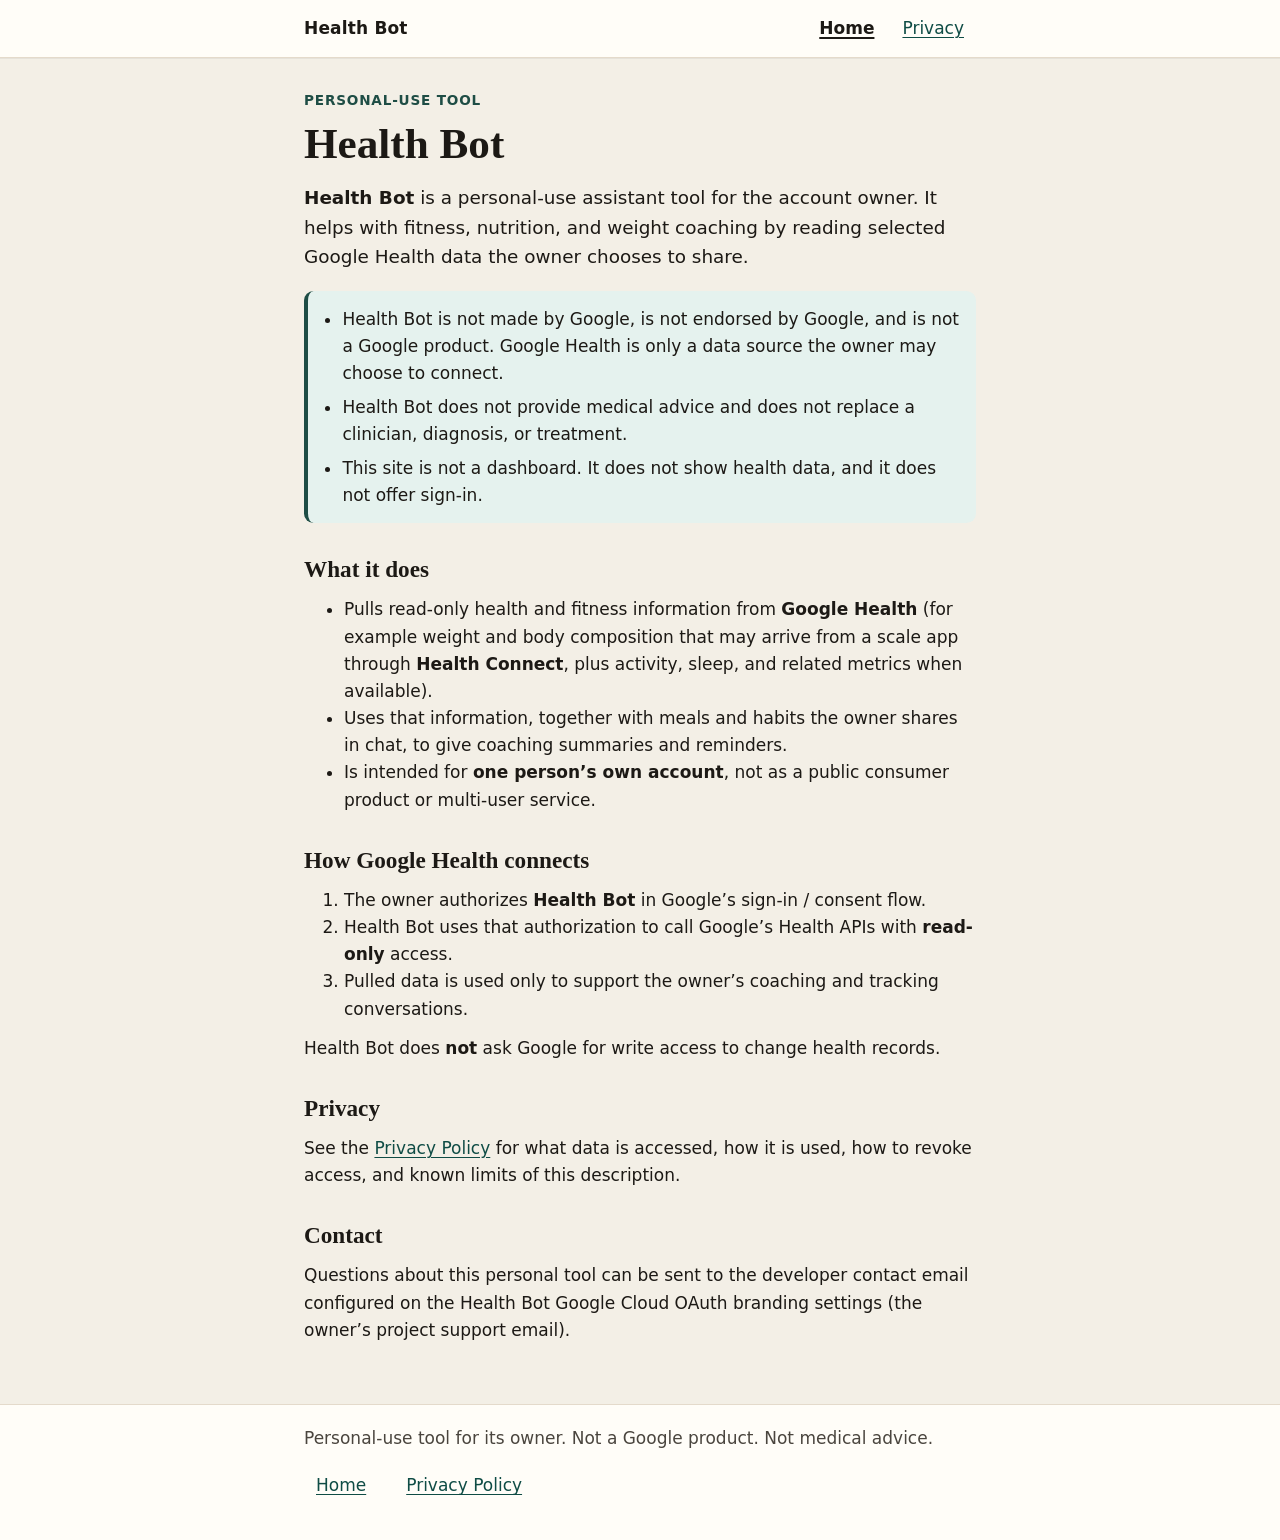
<file: index.html>
<!DOCTYPE html>
<html lang="en">
<head>
  <meta charset="utf-8">
  <meta name="viewport" content="width=device-width, initial-scale=1">
  <title>Health Bot (personal-use tool)</title>
  <meta name="description" content="Health Bot is a personal-use assistant for the account owner. It is not a Google product and does not replace medical advice.">
  <meta name="referrer" content="no-referrer">
  <meta http-equiv="Content-Security-Policy" content="default-src 'none'; style-src 'self'; img-src 'self'; base-uri 'none'; form-action 'none'">
  <link rel="stylesheet" href="styles.css">
</head>
<body>
  <a class="skip-link" href="#main">Skip to content</a>
  <header class="site-header">
    <div class="wrap header-inner">
      <a class="brand" href="index.html">Health Bot</a>
      <nav aria-label="Primary">
        <ul>
          <li><a href="index.html" aria-current="page">Home</a></li>
          <li><a href="privacy.html">Privacy</a></li>
        </ul>
      </nav>
    </div>
  </header>
  <main id="main" tabindex="-1">
    <article class="wrap">
      <p class="eyebrow">Personal-use tool</p>
      <h1>Health Bot</h1>
      <p class="lede"><strong>Health Bot</strong> is a personal-use assistant tool for the account owner. It helps with fitness, nutrition, and weight coaching by reading selected Google Health data the owner chooses to share.</p>
      <aside class="notice" aria-label="Important limits">
        <ul>
          <li>Health Bot is not made by Google, is not endorsed by Google, and is not a Google product. Google Health is only a data source the owner may choose to connect.</li>
          <li>Health Bot does not provide medical advice and does not replace a clinician, diagnosis, or treatment.</li>
          <li>This site is not a dashboard. It does not show health data, and it does not offer sign-in.</li>
        </ul>
      </aside>

      <h2>What it does</h2>
      <ul>
        <li>Pulls read-only health and fitness information from <strong>Google Health</strong> (for example weight and body composition that may arrive from a scale app through <strong>Health Connect</strong>, plus activity, sleep, and related metrics when available).</li>
        <li>Uses that information, together with meals and habits the owner shares in chat, to give coaching summaries and reminders.</li>
        <li>Is intended for <strong>one person’s own account</strong>, not as a public consumer product or multi-user service.</li>
      </ul>

      <h2>How Google Health connects</h2>
      <ol>
        <li>The owner authorizes <strong>Health Bot</strong> in Google’s sign-in / consent flow.</li>
        <li>Health Bot uses that authorization to call Google’s Health APIs with <strong>read-only</strong> access.</li>
        <li>Pulled data is used only to support the owner’s coaching and tracking conversations.</li>
      </ol>
      <p>Health Bot does <strong>not</strong> ask Google for write access to change health records.</p>

      <h2>Privacy</h2>
      <p>See the <a href="privacy.html">Privacy Policy</a> for what data is accessed, how it is used, how to revoke access, and known limits of this description.</p>

      <h2>Contact</h2>
      <p>Questions about this personal tool can be sent to the developer contact email configured on the Health Bot Google Cloud OAuth branding settings (the owner’s project support email).</p>
    </article>
  </main>
  <footer class="site-footer">
    <div class="wrap">
      <p>Personal-use tool for its owner. Not a Google product. Not medical advice.</p>
      <nav class="footer-nav" aria-label="Footer">
        <a href="index.html">Home</a>
        <a href="privacy.html">Privacy Policy</a>
      </nav>
    </div>
  </footer>
</body>
</html>
</file>
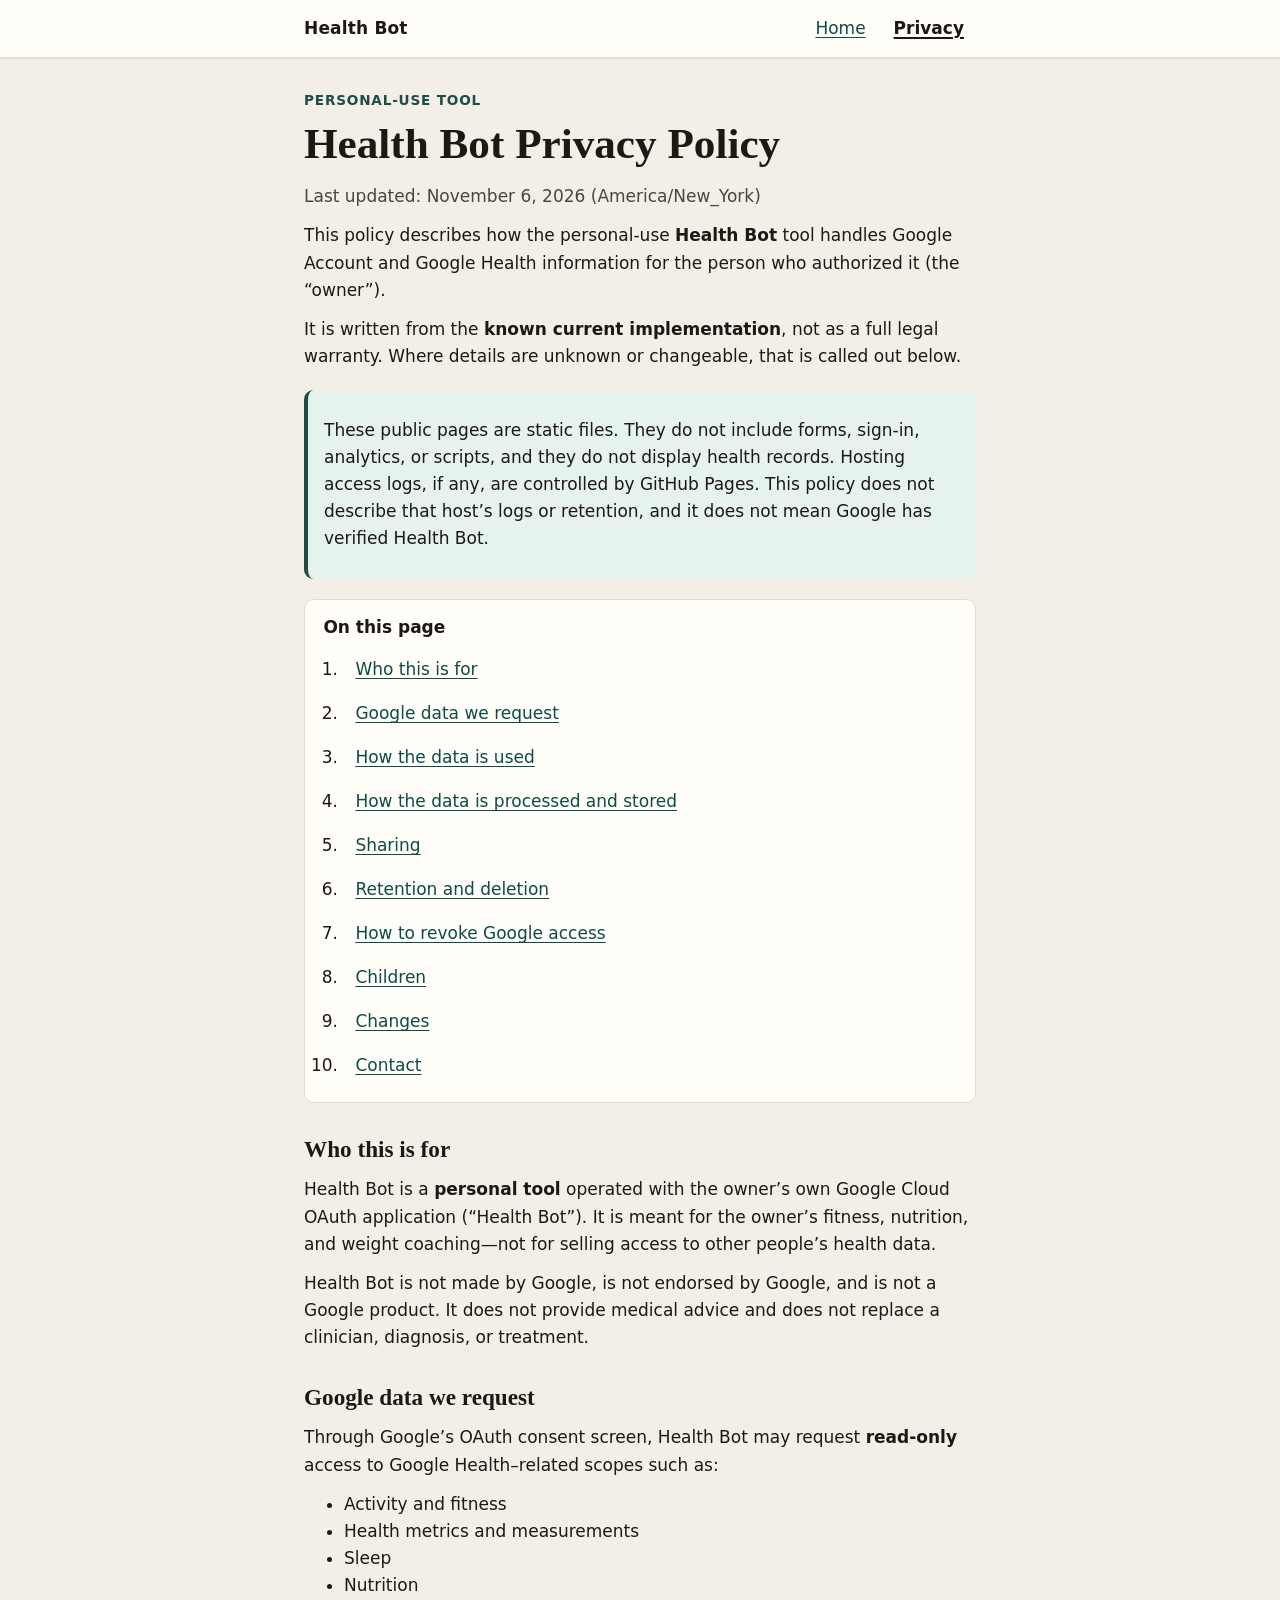
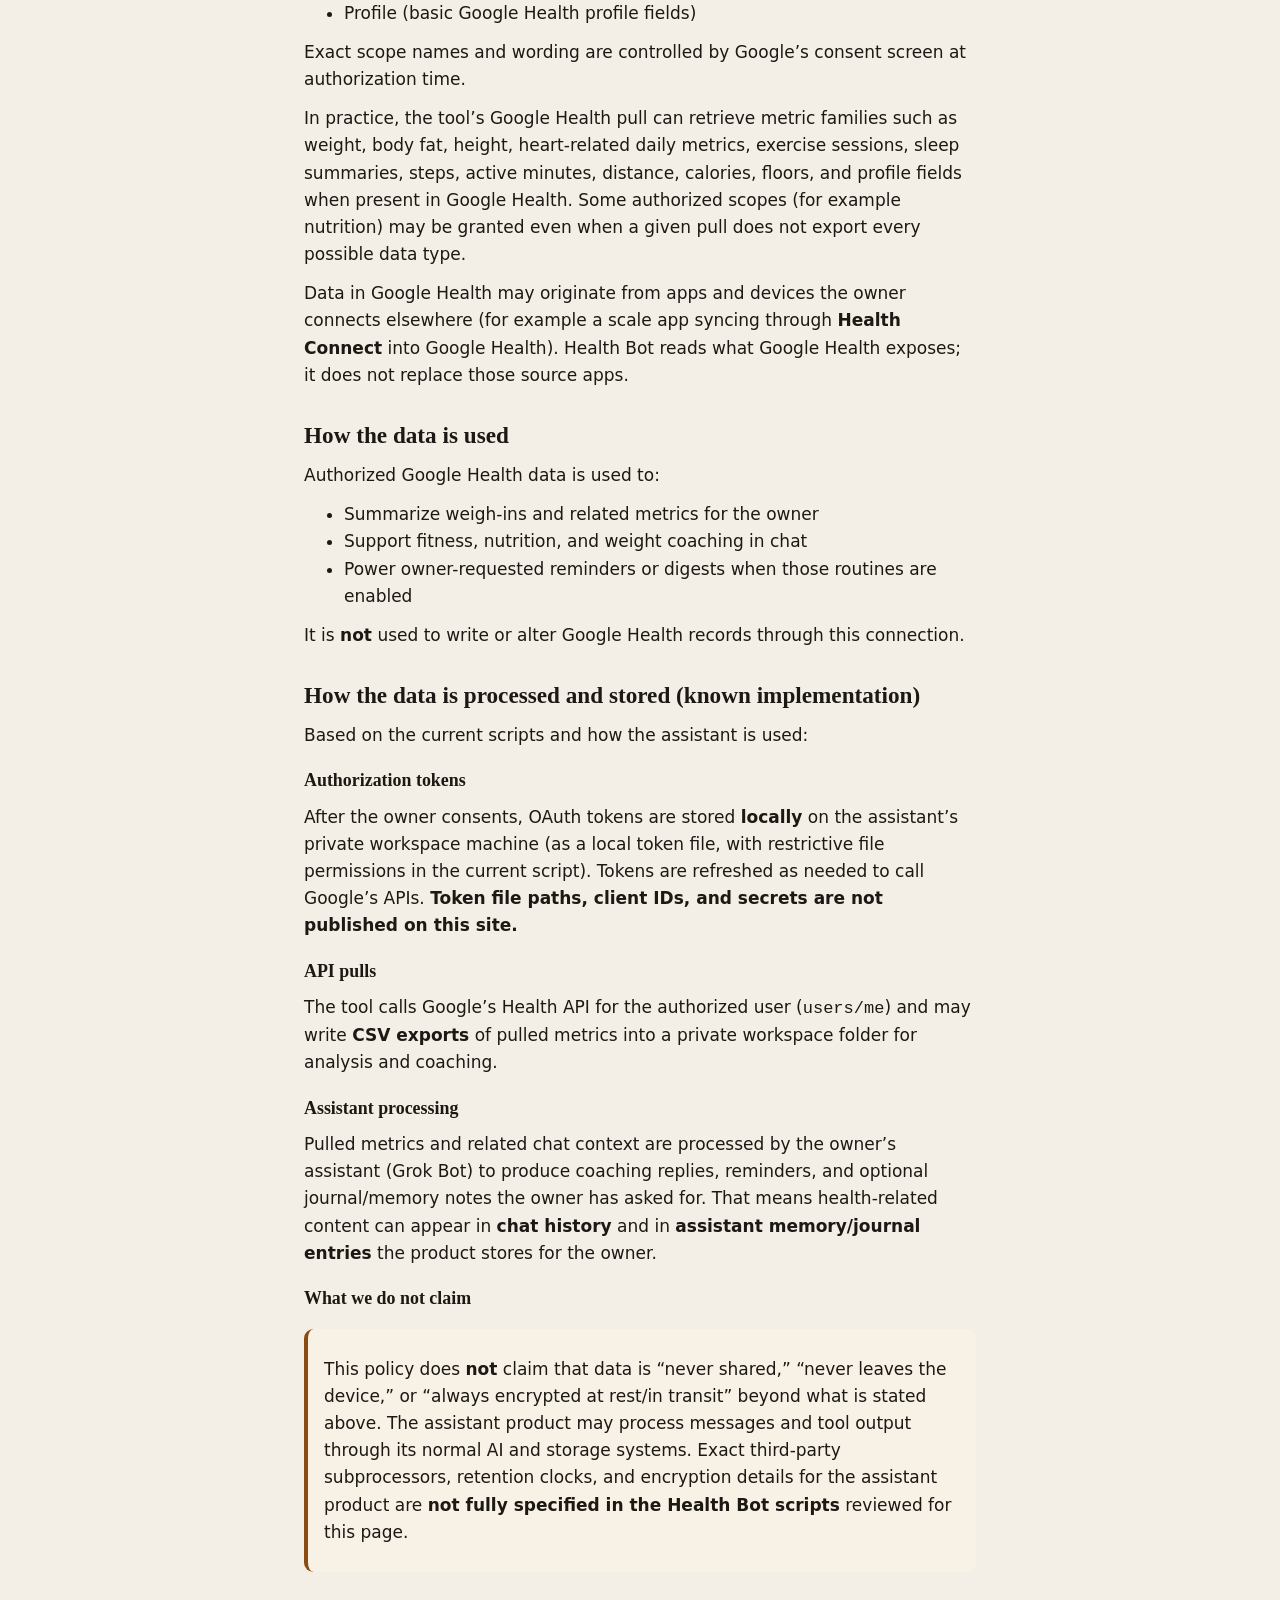
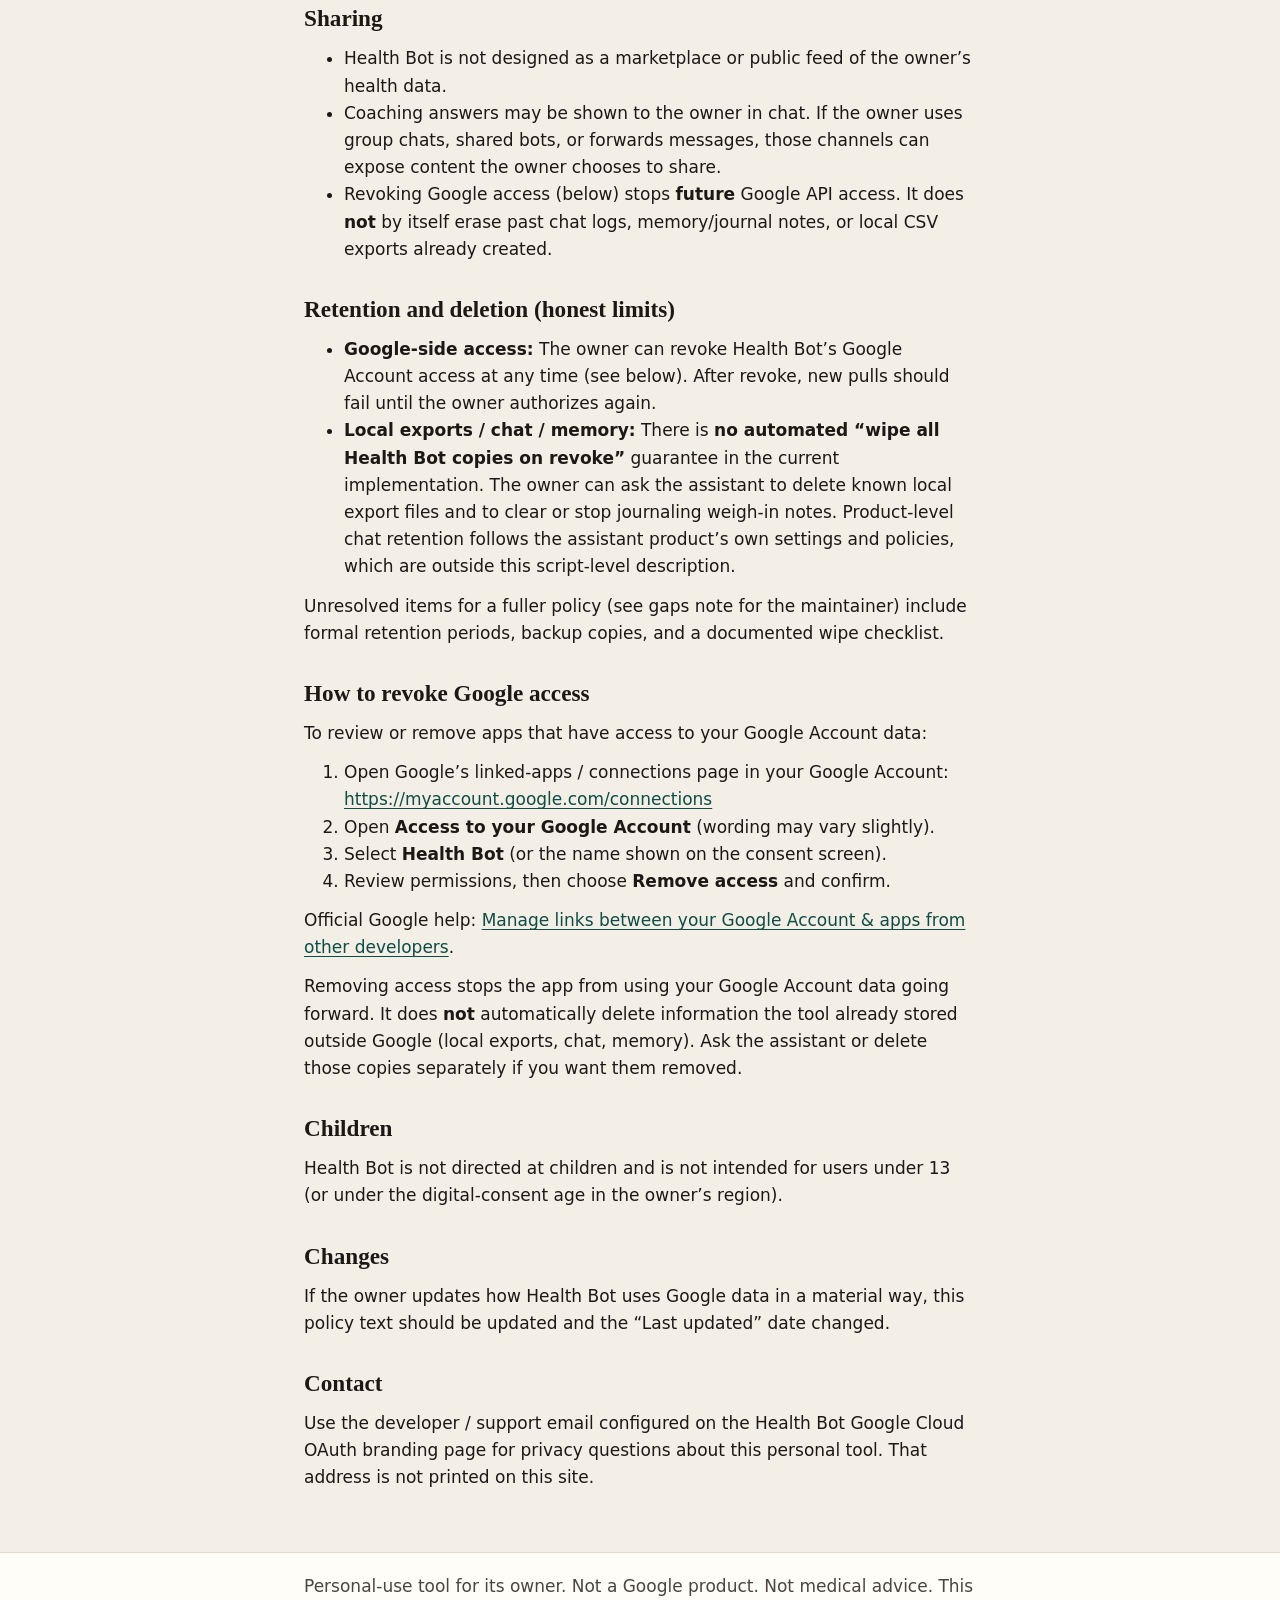
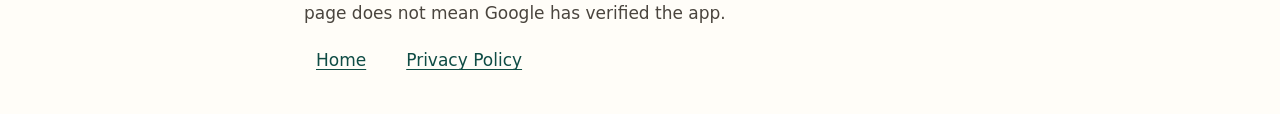
<file: privacy.html>
<!DOCTYPE html>
<html lang="en">
<head>
  <meta charset="utf-8">
  <meta name="viewport" content="width=device-width, initial-scale=1">
  <title>Privacy Policy — Health Bot</title>
  <meta name="description" content="Privacy policy for the personal-use Health Bot tool: Google Health data it may read, how that data is used, how to revoke access, and limits of this description.">
  <meta name="referrer" content="no-referrer">
  <meta http-equiv="Content-Security-Policy" content="default-src 'none'; style-src 'self'; img-src 'self'; base-uri 'none'; form-action 'none'">
  <link rel="stylesheet" href="styles.css">
</head>
<body>
  <a class="skip-link" href="#main">Skip to content</a>
  <header class="site-header">
    <div class="wrap header-inner">
      <a class="brand" href="index.html">Health Bot</a>
      <nav aria-label="Primary">
        <ul>
          <li><a href="index.html">Home</a></li>
          <li><a href="privacy.html" aria-current="page">Privacy</a></li>
        </ul>
      </nav>
    </div>
  </header>
  <main id="main" tabindex="-1">
    <article class="wrap">
      <p class="eyebrow">Personal-use tool</p>
      <h1>Health Bot Privacy Policy</h1>
      <p class="updated">Last updated: <time datetime="2026-11-06">November 6, 2026 (America/New_York)</time></p>
      <p>This policy describes how the personal-use <strong>Health Bot</strong> tool handles Google Account and Google Health information for the person who authorized it (the “owner”).</p>
      <p>It is written from the <strong>known current implementation</strong>, not as a full legal warranty. Where details are unknown or changeable, that is called out below.</p>
      <aside class="notice" aria-label="About these pages">
        <p>These public pages are static files. They do not include forms, sign-in, analytics, or scripts, and they do not display health records. Hosting access logs, if any, are controlled by GitHub Pages. This policy does not describe that host’s logs or retention, and it does not mean Google has verified Health Bot.</p>
      </aside>

      <nav class="contents" aria-label="On this page">
        <strong>On this page</strong>
        <ol>
          <li><a href="#who">Who this is for</a></li>
          <li><a href="#data">Google data we request</a></li>
          <li><a href="#use">How the data is used</a></li>
          <li><a href="#processing">How the data is processed and stored</a></li>
          <li><a href="#sharing">Sharing</a></li>
          <li><a href="#retention">Retention and deletion</a></li>
          <li><a href="#revoke">How to revoke Google access</a></li>
          <li><a href="#children">Children</a></li>
          <li><a href="#changes">Changes</a></li>
          <li><a href="#contact">Contact</a></li>
        </ol>
      </nav>

      <h2 id="who">Who this is for</h2>
      <p>Health Bot is a <strong>personal tool</strong> operated with the owner’s own Google Cloud OAuth application (“Health Bot”). It is meant for the owner’s fitness, nutrition, and weight coaching—not for selling access to other people’s health data.</p>
      <p>Health Bot is not made by Google, is not endorsed by Google, and is not a Google product. It does not provide medical advice and does not replace a clinician, diagnosis, or treatment.</p>

      <h2 id="data">Google data we request</h2>
      <p>Through Google’s OAuth consent screen, Health Bot may request <strong>read-only</strong> access to Google Health–related scopes such as:</p>
      <ul>
        <li>Activity and fitness</li>
        <li>Health metrics and measurements</li>
        <li>Sleep</li>
        <li>Nutrition</li>
        <li>Profile (basic Google Health profile fields)</li>
      </ul>
      <p>Exact scope names and wording are controlled by Google’s consent screen at authorization time.</p>
      <p>In practice, the tool’s Google Health pull can retrieve metric families such as weight, body fat, height, heart-related daily metrics, exercise sessions, sleep summaries, steps, active minutes, distance, calories, floors, and profile fields when present in Google Health. Some authorized scopes (for example nutrition) may be granted even when a given pull does not export every possible data type.</p>
      <p>Data in Google Health may originate from apps and devices the owner connects elsewhere (for example a scale app syncing through <strong>Health Connect</strong> into Google Health). Health Bot reads what Google Health exposes; it does not replace those source apps.</p>

      <h2 id="use">How the data is used</h2>
      <p>Authorized Google Health data is used to:</p>
      <ul>
        <li>Summarize weigh-ins and related metrics for the owner</li>
        <li>Support fitness, nutrition, and weight coaching in chat</li>
        <li>Power owner-requested reminders or digests when those routines are enabled</li>
      </ul>
      <p>It is <strong>not</strong> used to write or alter Google Health records through this connection.</p>

      <h2 id="processing">How the data is processed and stored (known implementation)</h2>
      <p>Based on the current scripts and how the assistant is used:</p>

      <h3>Authorization tokens</h3>
      <p>After the owner consents, OAuth tokens are stored <strong>locally</strong> on the assistant’s private workspace machine (as a local token file, with restrictive file permissions in the current script). Tokens are refreshed as needed to call Google’s APIs. <strong>Token file paths, client IDs, and secrets are not published on this site.</strong></p>

      <h3>API pulls</h3>
      <p>The tool calls Google’s Health API for the authorized user (<code>users/me</code>) and may write <strong>CSV exports</strong> of pulled metrics into a private workspace folder for analysis and coaching.</p>

      <h3>Assistant processing</h3>
      <p>Pulled metrics and related chat context are processed by the owner’s assistant (Grok Bot) to produce coaching replies, reminders, and optional journal/memory notes the owner has asked for. That means health-related content can appear in <strong>chat history</strong> and in <strong>assistant memory/journal entries</strong> the product stores for the owner.</p>

      <h3>What we do not claim</h3>
      <aside class="limit">
        <p>This policy does <strong>not</strong> claim that data is “never shared,” “never leaves the device,” or “always encrypted at rest/in transit” beyond what is stated above. The assistant product may process messages and tool output through its normal AI and storage systems. Exact third-party subprocessors, retention clocks, and encryption details for the assistant product are <strong>not fully specified in the Health Bot scripts</strong> reviewed for this page.</p>
      </aside>

      <h2 id="sharing">Sharing</h2>
      <ul>
        <li>Health Bot is not designed as a marketplace or public feed of the owner’s health data.</li>
        <li>Coaching answers may be shown to the owner in chat. If the owner uses group chats, shared bots, or forwards messages, those channels can expose content the owner chooses to share.</li>
        <li>Revoking Google access (below) stops <strong>future</strong> Google API access. It does <strong>not</strong> by itself erase past chat logs, memory/journal notes, or local CSV exports already created.</li>
      </ul>

      <h2 id="retention">Retention and deletion (honest limits)</h2>
      <ul>
        <li><strong>Google-side access:</strong> The owner can revoke Health Bot’s Google Account access at any time (see below). After revoke, new pulls should fail until the owner authorizes again.</li>
        <li><strong>Local exports / chat / memory:</strong> There is <strong>no automated “wipe all Health Bot copies on revoke”</strong> guarantee in the current implementation. The owner can ask the assistant to delete known local export files and to clear or stop journaling weigh-in notes. Product-level chat retention follows the assistant product’s own settings and policies, which are outside this script-level description.</li>
      </ul>
      <p>Unresolved items for a fuller policy (see gaps note for the maintainer) include formal retention periods, backup copies, and a documented wipe checklist.</p>

      <h2 id="revoke">How to revoke Google access</h2>
      <p>To review or remove apps that have access to your Google Account data:</p>
      <ol>
        <li>Open Google’s linked-apps / connections page in your Google Account: <a href="https://myaccount.google.com/connections" rel="noreferrer">https://myaccount.google.com/connections</a></li>
        <li>Open <strong>Access to your Google Account</strong> (wording may vary slightly).</li>
        <li>Select <strong>Health Bot</strong> (or the name shown on the consent screen).</li>
        <li>Review permissions, then choose <strong>Remove access</strong> and confirm.</li>
      </ol>
      <p>Official Google help: <a href="https://support.google.com/accounts/answer/13533235" rel="noreferrer">Manage links between your Google Account &amp; apps from other developers</a>.</p>
      <p>Removing access stops the app from using your Google Account data going forward. It does <strong>not</strong> automatically delete information the tool already stored outside Google (local exports, chat, memory). Ask the assistant or delete those copies separately if you want them removed.</p>

      <h2 id="children">Children</h2>
      <p>Health Bot is not directed at children and is not intended for users under 13 (or under the digital-consent age in the owner’s region).</p>

      <h2 id="changes">Changes</h2>
      <p>If the owner updates how Health Bot uses Google data in a material way, this policy text should be updated and the “Last updated” date changed.</p>

      <h2 id="contact">Contact</h2>
      <p>Use the developer / support email configured on the Health Bot Google Cloud OAuth branding page for privacy questions about this personal tool. That address is not printed on this site.</p>
    </article>
  </main>
  <footer class="site-footer">
    <div class="wrap">
      <p>Personal-use tool for its owner. Not a Google product. Not medical advice. This page does not mean Google has verified the app.</p>
      <nav class="footer-nav" aria-label="Footer">
        <a href="index.html">Home</a>
        <a href="privacy.html">Privacy Policy</a>
      </nav>
    </div>
  </footer>
</body>
</html>
</file>
<file: styles.css>
:root {
  color-scheme: light;
  --bg: #f3efe6;
  --paper: #fffdf8;
  --ink: #1c1915;
  --muted: #4a453e;
  --line: #e4dacb;
  --accent: #1e4d45;
  --link: #0f4c45;
  --notice-bg: #e5f2ee;
  --notice-border: #1e4d45;
  --limit-bg: #f8f1e6;
  --limit-border: #8a4b12;
  --focus: #8a3d00;
  --header: #fffdf8;
  --shadow: 0 1px 0 rgba(28, 25, 21, 0.06);
}

@media (prefers-color-scheme: dark) {
  :root {
    color-scheme: dark;
    --bg: #121615;
    --paper: #1b211f;
    --ink: #f4f1ea;
    --muted: #d2cbc0;
    --line: #33403c;
    --accent: #9ddecf;
    --link: #9ddecf;
    --notice-bg: #1a3330;
    --notice-border: #9ddecf;
    --limit-bg: #2a241c;
    --limit-border: #e0b07a;
    --focus: #f0b429;
    --header: #1b211f;
    --shadow: 0 1px 0 rgba(0, 0, 0, 0.35);
  }
}

*,
*::before,
*::after {
  box-sizing: border-box;
}

html {
  scroll-behavior: smooth;
}

@media (prefers-reduced-motion: reduce) {
  html {
    scroll-behavior: auto;
  }
}

body {
  margin: 0;
  background: var(--bg);
  color: var(--ink);
  font-family: "Segoe UI", system-ui, -apple-system, sans-serif;
  font-size: 1.0625rem;
  line-height: 1.6;
}

.skip-link {
  position: absolute;
  left: 1rem;
  top: 0;
  transform: translateY(-150%);
  background: var(--ink);
  color: var(--paper);
  padding: 0.6rem 1rem;
  z-index: 10;
  border-radius: 0 0 0.4rem 0.4rem;
}

.skip-link:focus {
  transform: none;
}

.wrap {
  width: min(42rem, calc(100% - 2rem));
  margin-inline: auto;
}

.site-header {
  background: var(--header);
  border-bottom: 1px solid var(--line);
  box-shadow: var(--shadow);
}

.header-inner {
  display: flex;
  flex-wrap: wrap;
  align-items: center;
  justify-content: space-between;
  gap: 0.25rem 1rem;
  padding-block: 0.4rem;
}

.brand {
  color: var(--ink);
  font-weight: 700;
  text-decoration: none;
  letter-spacing: 0.01em;
  min-height: 44px;
  display: inline-flex;
  align-items: center;
}

.brand:hover,
.brand:focus-visible {
  text-decoration: underline;
}

nav ul {
  display: flex;
  flex-wrap: wrap;
  gap: 0.25rem;
  list-style: none;
  margin: 0;
  padding: 0;
}

nav a {
  display: inline-flex;
  align-items: center;
  min-height: 44px;
  padding: 0.35rem 0.75rem;
  color: var(--link);
  border-radius: 0.4rem;
}

nav a[aria-current="page"] {
  color: var(--ink);
  font-weight: 700;
  text-decoration-thickness: 2px;
}

main {
  padding-block: 2rem 3rem;
  overflow-wrap: break-word;
}

main:focus {
  outline: none;
}

.eyebrow {
  margin: 0 0 0.35rem;
  color: var(--accent);
  font-size: 0.85rem;
  font-weight: 700;
  letter-spacing: 0.06em;
  text-transform: uppercase;
}

h1,
h2,
h3 {
  font-family: Georgia, "Iowan Old Style", Palatino, serif;
  line-height: 1.25;
  font-weight: 700;
}

h1 {
  margin: 0 0 0.75rem;
  font-size: clamp(2rem, 6vw, 2.7rem);
}

h2 {
  margin: 2rem 0 0.6rem;
  font-size: 1.45rem;
}

h3 {
  margin: 1.25rem 0 0.35rem;
  font-size: 1.12rem;
}

p,
ul,
ol {
  margin: 0.75rem 0;
}

.lede {
  font-size: 1.15rem;
}

.notice,
.limit {
  margin: 1.25rem 0;
  padding: 0.9rem 1rem;
  border-radius: 0.6rem;
  border-left: 4px solid var(--notice-border);
  background: var(--notice-bg);
}

.limit {
  border-left-color: var(--limit-border);
  background: var(--limit-bg);
}

.notice ul,
.limit ul {
  margin: 0;
  padding-left: 1.15rem;
}

.notice li + li,
.limit li + li {
  margin-top: 0.4rem;
}

a {
  color: var(--link);
  text-underline-offset: 0.15em;
}

a:hover {
  text-decoration-thickness: 2px;
}

:focus-visible {
  outline: 3px solid var(--focus);
  outline-offset: 3px;
}

.contents {
  margin: 1.25rem 0 0.5rem;
  padding: 0.9rem 1rem 0.9rem 1.15rem;
  background: var(--paper);
  border: 1px solid var(--line);
  border-radius: 0.6rem;
}

.contents ol {
  margin: 0.4rem 0 0;
  padding-left: 1.25rem;
}

.updated {
  color: var(--muted);
}

.site-footer {
  border-top: 1px solid var(--line);
  background: var(--header);
  padding-block: 1.25rem 2rem;
}

.site-footer p {
  margin-top: 0;
  color: var(--muted);
}

.footer-nav {
  display: flex;
  flex-wrap: wrap;
  gap: 0.25rem 1rem;
}

.footer-nav a {
  min-height: 44px;
  display: inline-flex;
  align-items: center;
}

@media (forced-colors: active) {
  .notice,
  .limit,
  .contents {
    border: 1px solid CanvasText;
  }
}

@media print {
  .skip-link,
  .site-header nav,
  .footer-nav {
    display: none;
  }

  body {
    background: #fff;
    color: #000;
  }

  a {
    color: #000;
  }
}
</file>
